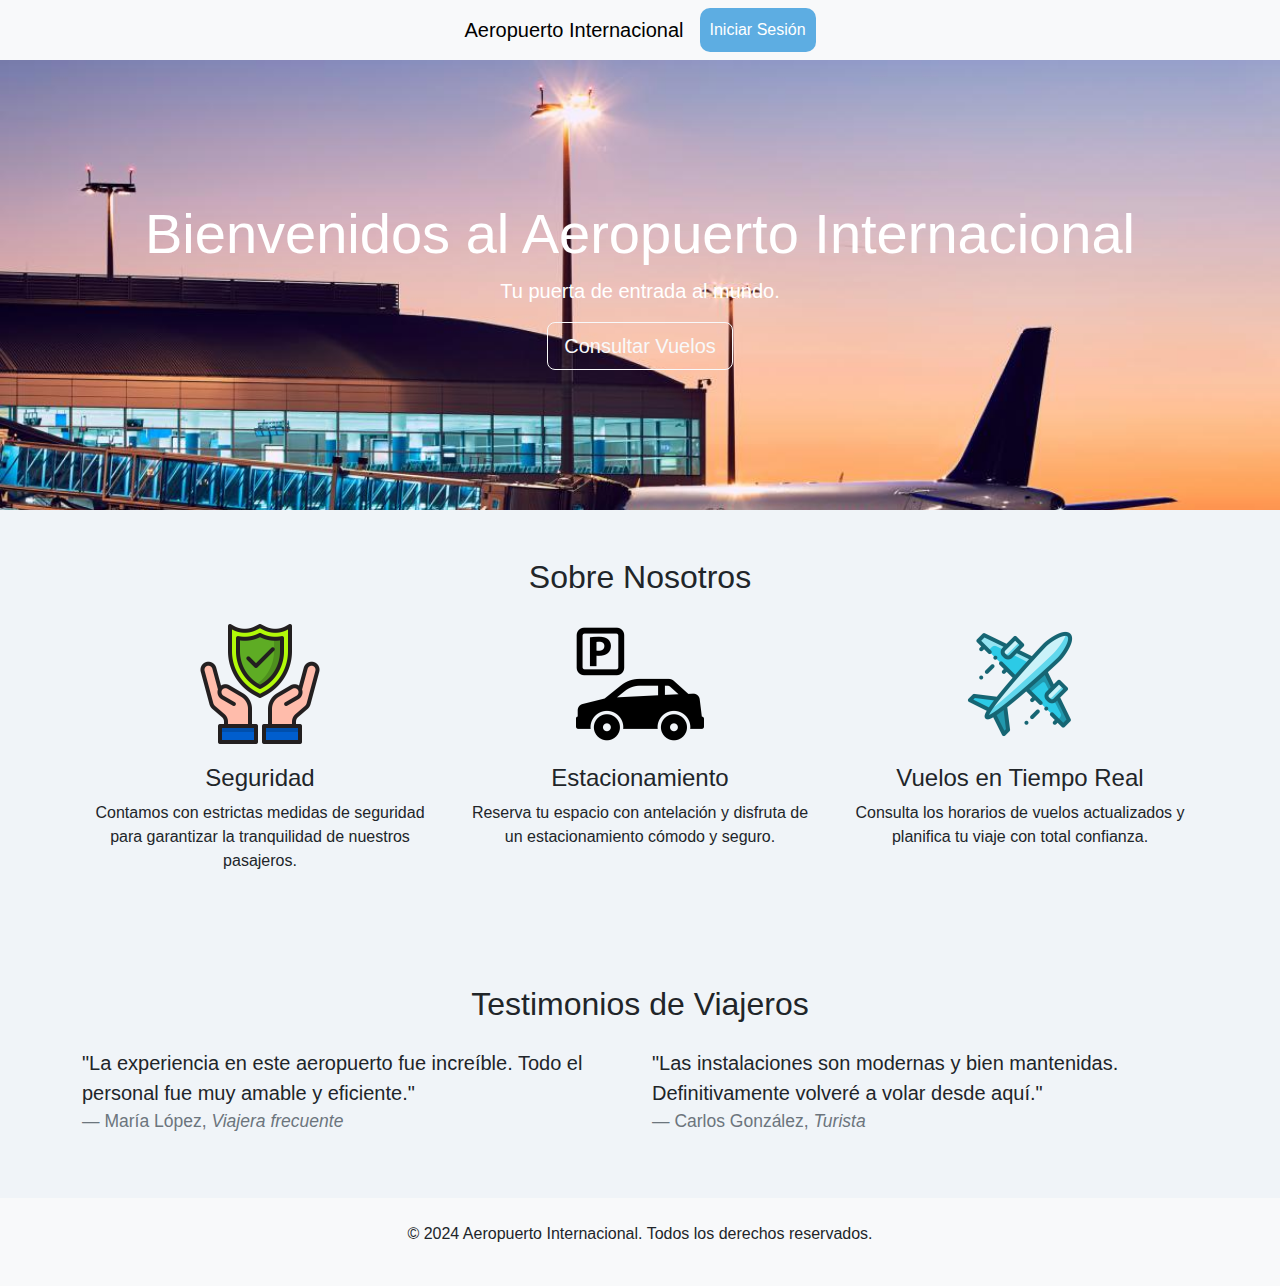
<file: pages/index.html>
<!DOCTYPE html>
<html lang="es">
<head>
    <meta charset="UTF-8">
    <meta name="viewport" content="width=device-width, initial-scale=1.0">
    <title>Aeropuerto Internacional</title>
    <link href="https://cdn.jsdelivr.net/npm/bootstrap@5.3.0-alpha3/dist/css/bootstrap.min.css" rel="stylesheet">
    <link rel="stylesheet" href="../styles/index.css">
</head>
<body>

    <!-- Navbar -->
    <nav class="navbar navbar-expand-lg navbar-light bg-light">
        <div class="container">
            <a class="navbar-brand" href="#">Aeropuerto Internacional</a>
            <div class="ml-auto">
                <a href="login.html" class="btn btn-primary">Iniciar Sesión</a>
            </div>
        </div>
    </nav>

    <!-- Hero Section -->
    <section class="hero-section d-flex align-items-center">
        <div class="container text-center">
            <h1 class="display-4 text-white">Bienvenidos al Aeropuerto Internacional</h1>
            <p class="lead text-white">Tu puerta de entrada al mundo.</p>
            <a href="consultavuelos.html" class="btn btn-outline-light btn-lg">Consultar Vuelos</a>
        </div>
    </section>

    <!-- Información del Aeropuerto -->
    <section class="info-section py-5">
        <div class="container">
            <h2 class="text-center mb-4">Sobre Nosotros</h2>
            <div class="row">
                <div class="col-md-4 text-center">
                    <img src="../resources/seguridad.png" alt="Seguridad" class="mb-3 imagen">
                    <h4>Seguridad</h4>
                    <p>Contamos con estrictas medidas de seguridad para garantizar la tranquilidad de nuestros pasajeros.</p>
                </div>
                <div class="col-md-4 text-center">
                    <img src="../resources/estacion.png" alt="Estacionamiento" class="mb-3 imagen">
                    <h4>Estacionamiento</h4>
                    <p>Reserva tu espacio con antelación y disfruta de un estacionamiento cómodo y seguro.</p>
                </div>
                <div class="col-md-4 text-center">
                    <img src="../resources/vuelo.png" alt="Vuelos en tiempo real" class="mb-3 imagen">
                    <h4>Vuelos en Tiempo Real</h4>
                    <p>Consulta los horarios de vuelos actualizados y planifica tu viaje con total confianza.</p>
                </div>
            </div>
        </div>
    </section>


    <!-- Testimonios de Viajeros -->
    <section class="testimonials-section py-5">
        <div class="container">
            <h2 class="text-center mb-4">Testimonios de Viajeros</h2>
            <div class="row">
                <div class="col-md-6">
                    <blockquote class="blockquote">
                        <p>"La experiencia en este aeropuerto fue increíble. Todo el personal fue muy amable y eficiente."</p>
                        <footer class="blockquote-footer">María López, <cite title="Fuente">Viajera frecuente</cite></footer>
                    </blockquote>
                </div>
                <div class="col-md-6">
                    <blockquote class="blockquote">
                        <p>"Las instalaciones son modernas y bien mantenidas. Definitivamente volveré a volar desde aquí."</p>
                        <footer class="blockquote-footer">Carlos González, <cite title="Fuente">Turista</cite></footer>
                    </blockquote>
                </div>
            </div>
        </div>
    </section>

    <!-- Footer -->
    <footer class="text-center py-4 bg-light">
        <p>&copy; 2024 Aeropuerto Internacional. Todos los derechos reservados.</p>
    </footer>

    <!-- Scripts -->
    <script src="https://cdn.jsdelivr.net/npm/bootstrap@5.3.0-alpha3/dist/js/bootstrap.bundle.min.js"></script>
</body>
</html>
</file>
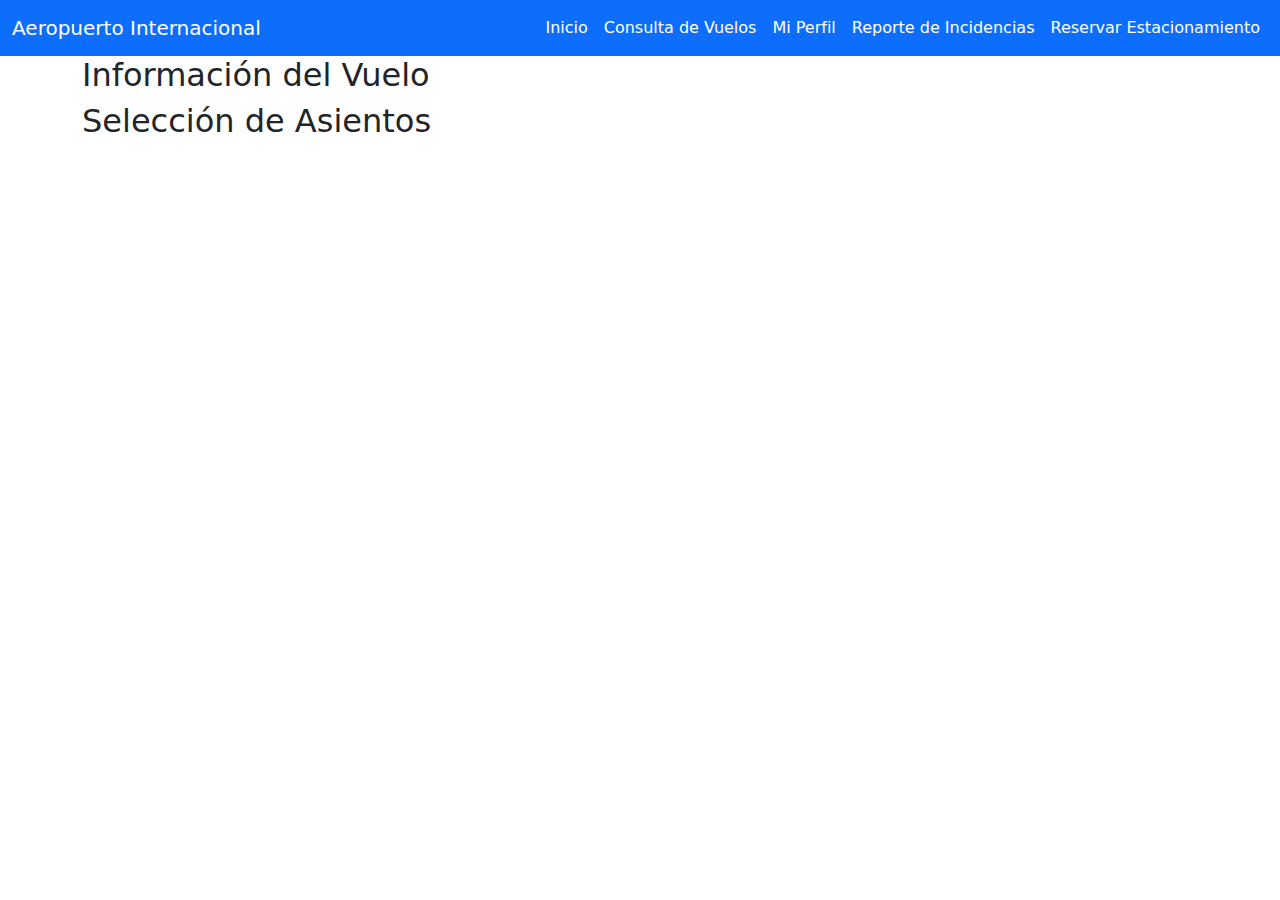
<file: pages/comprarvuelo.html>
<!DOCTYPE html>
<html lang="es">
<head>
    <meta charset="UTF-8">
    <meta name="viewport" content="width=device-width, initial-scale=1.0">
    <title>Comprar Vuelo</title>
    <link rel="stylesheet" href="../styles/header.css">
    <link rel="stylesheet" href="../styles/comprarvuelo.css">
    <link href="https://cdn.jsdelivr.net/npm/bootstrap@5.3.0-alpha1/dist/css/bootstrap.min.css" rel="stylesheet">

    <script src="../scripts/common.js"></script>
    <script src="../scripts/comprarvuelo.js" defer></script>
</head>
<body>
    <!-- Header -->
    <nav class="navbar navbar-expand-lg navbar-dark bg-primary">
        <div class="container-fluid">
            <a class="navbar-brand" href="#">Aeropuerto Internacional</a>
            <button class="navbar-toggler" type="button" data-bs-toggle="collapse" data-bs-target="#navbarNav" aria-controls="navbarNav" aria-expanded="false" aria-label="Toggle navigation">
                <span class="navbar-toggler-icon"></span>
            </button>
            <div class="collapse navbar-collapse" id="navbarNav">
                <ul class="navbar-nav ms-auto">
                    <li class="nav-item">
                        <a class="nav-link" href="index.html">Inicio</a>
                    </li>
                    <li class="nav-item">
                        <a class="nav-link" href="consultavuelos.html">Consulta de Vuelos</a>
                    </li>
                    <li class="nav-item">
                        <a class="nav-link" href="perfil.html">Mi Perfil</a>
                    </li>
                    <li class="nav-item">
                        <a class="nav-link" href="reporteincidencias.html">Reporte de Incidencias</a>
                    </li>
                    <li class="nav-item">
                        <a class="nav-link" href="reservarestacionamiento.html">Reservar Estacionamiento</a>
                    </li>
                </ul>
            </div>
        </div>
    </nav>

    <div class="container">
        <h2>Información del Vuelo</h2>
        <div id="info-vuelo"></div>

        <h2>Selección de Asientos</h2>
        <div id="asientos-container"></div>

        <div id="formulario-pago" style="display: none;">
            <h3>Información de Pago</h3>
            <form id="pago-form">
                <input type="text" id="nombre-tarjeta" placeholder="Nombre en la Tarjeta" required>
                <input type="number" id="numero-tarjeta" placeholder="Número de Tarjeta" required>
                <input type="text" id="fecha-expiracion" placeholder="Fecha de Expiración (MM/AA)" required>
                <input type="text" id="cvv" placeholder="CVV" required>
                <button type="submit">Comprar Ahora</button>
            </form>
        </div>
    </div>
</body>
</html>
</file>
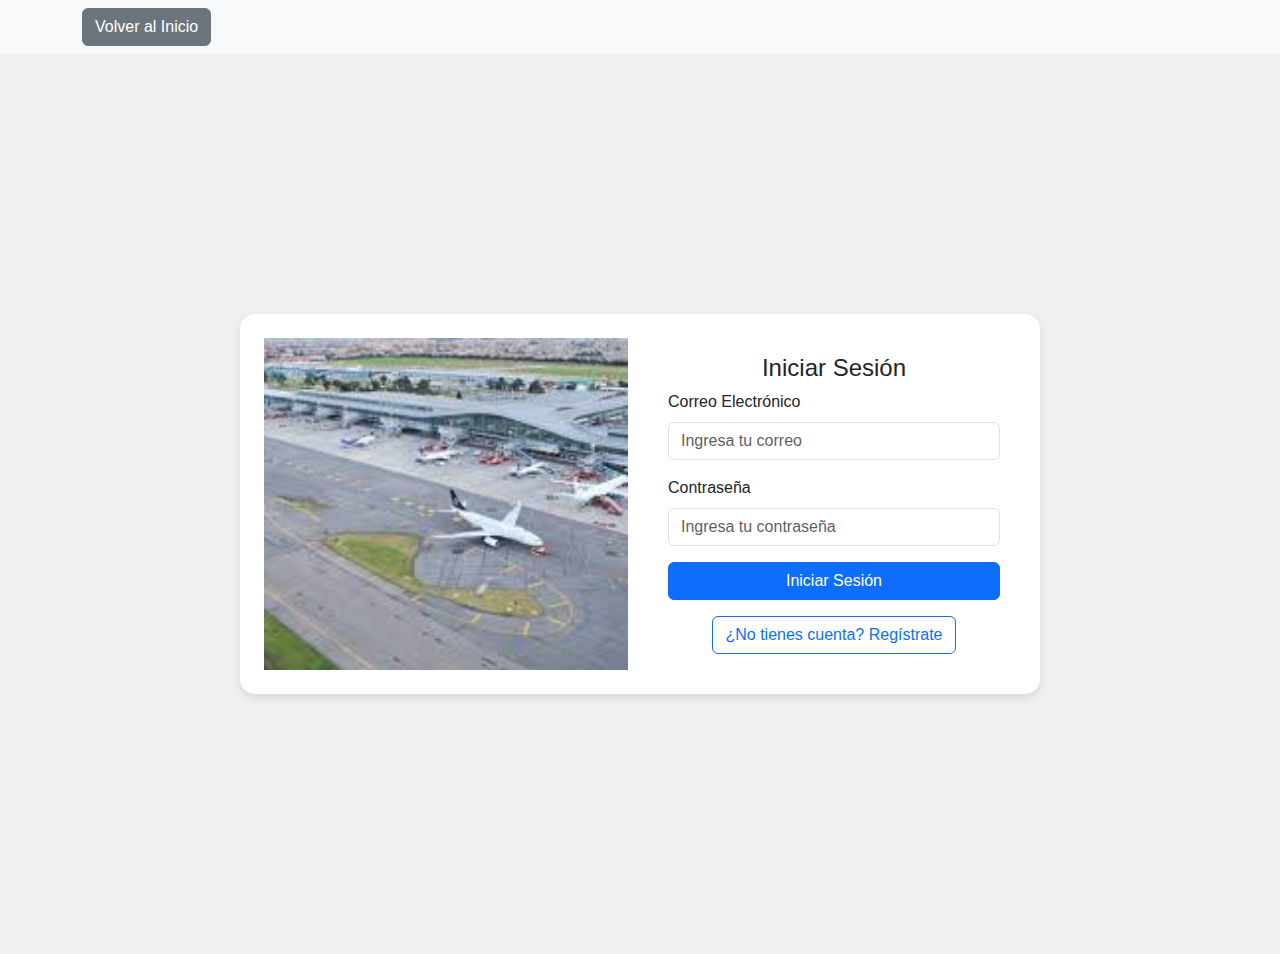
<file: pages/consultavuelos.html>
<!DOCTYPE html>
<html lang="es">
<head>
    <meta charset="UTF-8">
    <meta name="viewport" content="width=device-width, initial-scale=1.0">
    <title>Consultar Vuelos</title>
    <link rel="stylesheet" href="../styles/header.css">
    <link rel="stylesheet" href="../styles/consultavuelos.css">
    <link href="https://cdn.jsdelivr.net/npm/bootstrap@5.3.0-alpha1/dist/css/bootstrap.min.css" rel="stylesheet">

    <script src="../scripts/common.js"></script>
    <script src="../scripts/consultavuelos.js" defer></script>
</head>
<body>

    <!-- Header -->

    <!-- Header con navegación -->
    <nav class="navbar navbar-expand-lg navbar-dark bg-primary">
        <div class="container-fluid">
            <a class="navbar-brand" href="#">Aeropuerto Internacional</a>
            <button class="navbar-toggler" type="button" data-bs-toggle="collapse" data-bs-target="#navbarNav" aria-controls="navbarNav" aria-expanded="false" aria-label="Toggle navigation">
                <span class="navbar-toggler-icon"></span>
            </button>
            <div class="collapse navbar-collapse" id="navbarNav">
                <ul class="navbar-nav ms-auto">
                    <li class="nav-item">
                        <a class="nav-link" href="index.html">Inicio</a>
                    </li>
                    <li class="nav-item">
                        <a class="nav-link" href="consultavuelos.html">Consulta de Vuelos</a>
                    </li>
                    <li class="nav-item">
                        <a class="nav-link" href="perfil.html">Mi Perfil</a>
                    </li>
                    <li class="nav-item">
                        <a class="nav-link" href="reporteincidencias.html">Reporte de Incidencias</a>
                    </li>
                    <li class="nav-item">
                        <a class="nav-link" href="reservarestacionamiento.html">Reservar Estacionamiento</a>
                    </li>
                </ul>
            </div>
        </div>
    </nav>
    <!-- Hero Section -->
    <section class="hero">
        <div class="hero-content">
            <h2>Encuentra tu próximo vuelo</h2>
            <div class="selectors">
                <select id="selector-origen">
                    <option value="">Selecciona Origen</option>
                </select>
                <select id="selector-destino">
                    <option value="">Selecciona Destino</option>
                </select>
                <input type="date" id="fecha-salida" />
                <button id="btn-buscar">Buscar</button>
            </div>
        </div>
    </section>


    <div class="mainContainer">
    <!-- Container for Vuelos -->
    <div id="vuelos-container" class="vuelos-container">
        <h2>Vuelos Disponibles</h2>
        <div id="vuelos-list" class="vuelos-list"></div>
    </div>

    <!-- Información del usuario -->
    <aside class="info-usuario">
        <h3>Información del Usuario</h3>
        <p><strong>Nombre:</strong> <span id="nombre-usuario"></span></p>
        <p><strong>Correo:</strong> <span id="correo-usuario"></span></p>
    </aside>
</div>
</body>
</html>
</file>
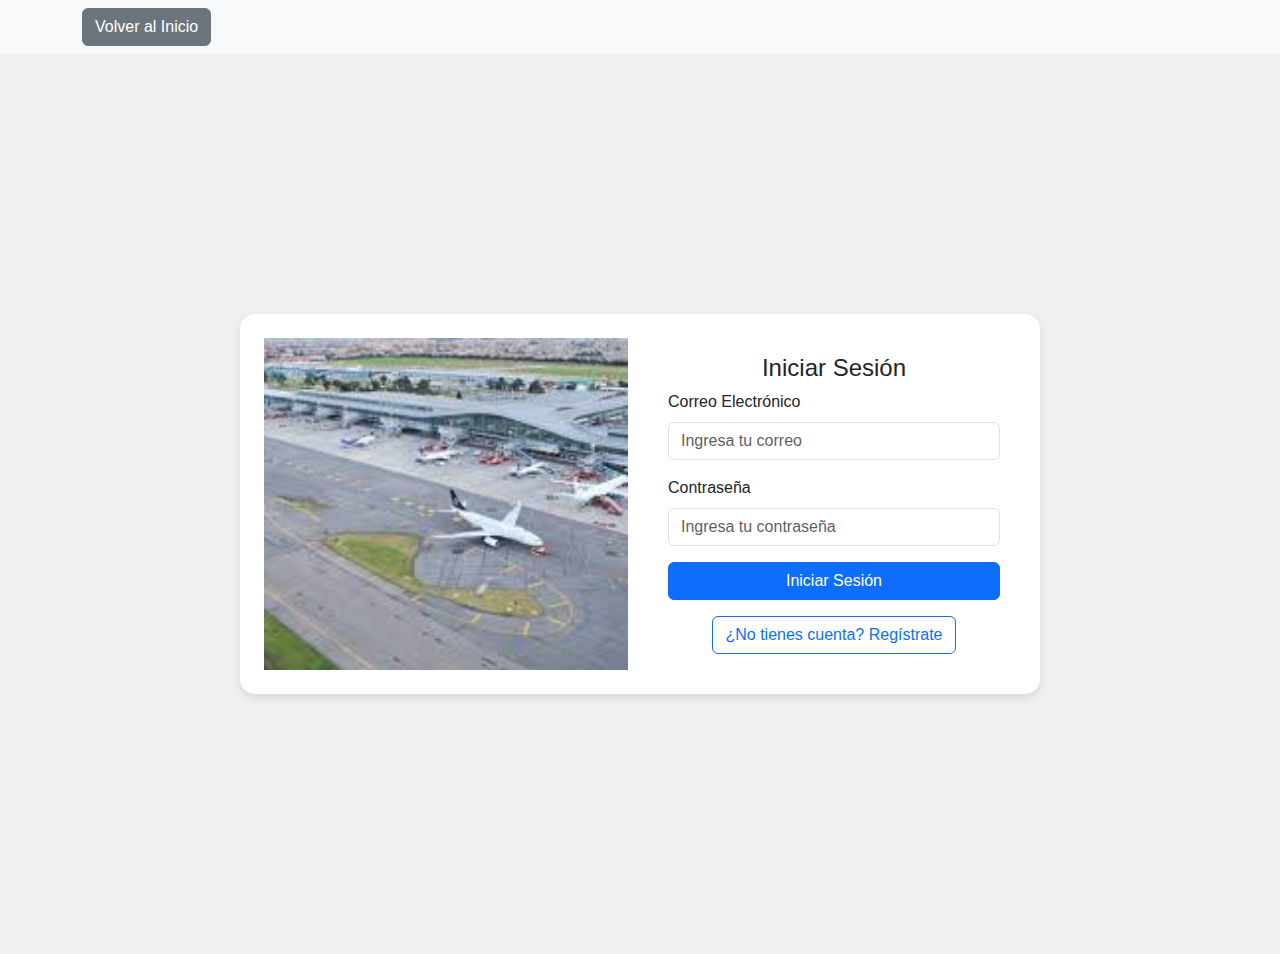
<file: pages/login.html>
<!DOCTYPE html>
<html lang="es">
  <head>
    <meta charset="UTF-8" />
    <meta name="viewport" content="width=device-width, initial-scale=1.0" />
    <title>Login - Aeropuerto Internacional</title>
    <link
      href="https://cdn.jsdelivr.net/npm/bootstrap@5.3.0-alpha3/dist/css/bootstrap.min.css"
      rel="stylesheet"
    />
    <link rel="stylesheet" href="../styles/login.css" />
  </head>
  <body>
    <!-- Botón Volver al Inicio -->
    <nav class="navbar navbar-light bg-light">
      <div class="container">
        <a href="index.html" class="btn btn-secondary">Volver al Inicio</a>
      </div>
    </nav>

    <!-- Sección de Login/Registro -->
    <div
      class="container d-flex justify-content-center align-items-center vh-100"
    >
      <div class="card login-card p-4">
        <div class="row no-gutters">
          <div class="col-md-6">
            <img
              src="../resources/aeropuerto2.jpeg"
              alt="Aeropuerto"
              class="img-fluid left-image"
            />
          </div>
          <div class="col-md-6">
            <div class="card-body">
              <h4 class="card-title text-center" id="form-title">
                Iniciar Sesión
              </h4>

              <!-- Formulario de Inicio de Sesión -->
              <form id="login-form">
                <div class="mb-3">
                  <label for="email" class="form-label"
                    >Correo Electrónico</label
                  >
                  <input
                    type="email"
                    class="form-control"
                    id="email"
                    placeholder="Ingresa tu correo"
                    required
                  />
                </div>
                <div class="mb-3">
                  <label for="password" class="form-label">Contraseña</label>
                  <input
                    type="password"
                    class="form-control"
                    id="password"
                    placeholder="Ingresa tu contraseña"
                    required
                  />
                </div>
                <button
                  type="submit"
                  class="btn btn-primary w-100"
                  id="login-btn"
                >
                  Iniciar Sesión
                </button>
              </form>

              <!-- Formulario de Registro (Oculto por defecto) -->
              <form id="register-form" class="d-none">
                <div class="mb-3">
                  <label for="name" class="form-label">Nombre Completo</label>
                  <input type="text" class="form-control" id="name" required />
                </div>
                <div class="mb-3">
                  <label for="register-email" class="form-label"
                    >Correo Electrónico</label
                  >
                  <input
                    type="email"
                    class="form-control"
                    id="register-email"
                    required
                  />
                </div>
                <div class="mb-3">
                  <label for="register-password" class="form-label"
                    >Contraseña</label
                  >
                  <input
                    type="password"
                    class="form-control"
                    id="register-password"
                    required
                  />
                </div>
                <button type="submit" class="btn btn-success w-100">
                  Registrarse
                </button>
              </form>

              <!-- Botón para Cambiar de Formulario -->
              <div class="text-center mt-3">
                <button id="toggle-btn" class="btn btn-outline-primary">
                  ¿No tienes cuenta? Regístrate
                </button>
              </div>
            </div>
          </div>
        </div>
      </div>
    </div>

    <!-- Scripts -->
    <script src="../scripts/common.js"></script>
    <script src="../scripts/login.js"></script>

    <script src="https://cdn.jsdelivr.net/npm/bootstrap@5.3.0-alpha3/dist/js/bootstrap.bundle.min.js"></script>
  </body>
</html>
</file>
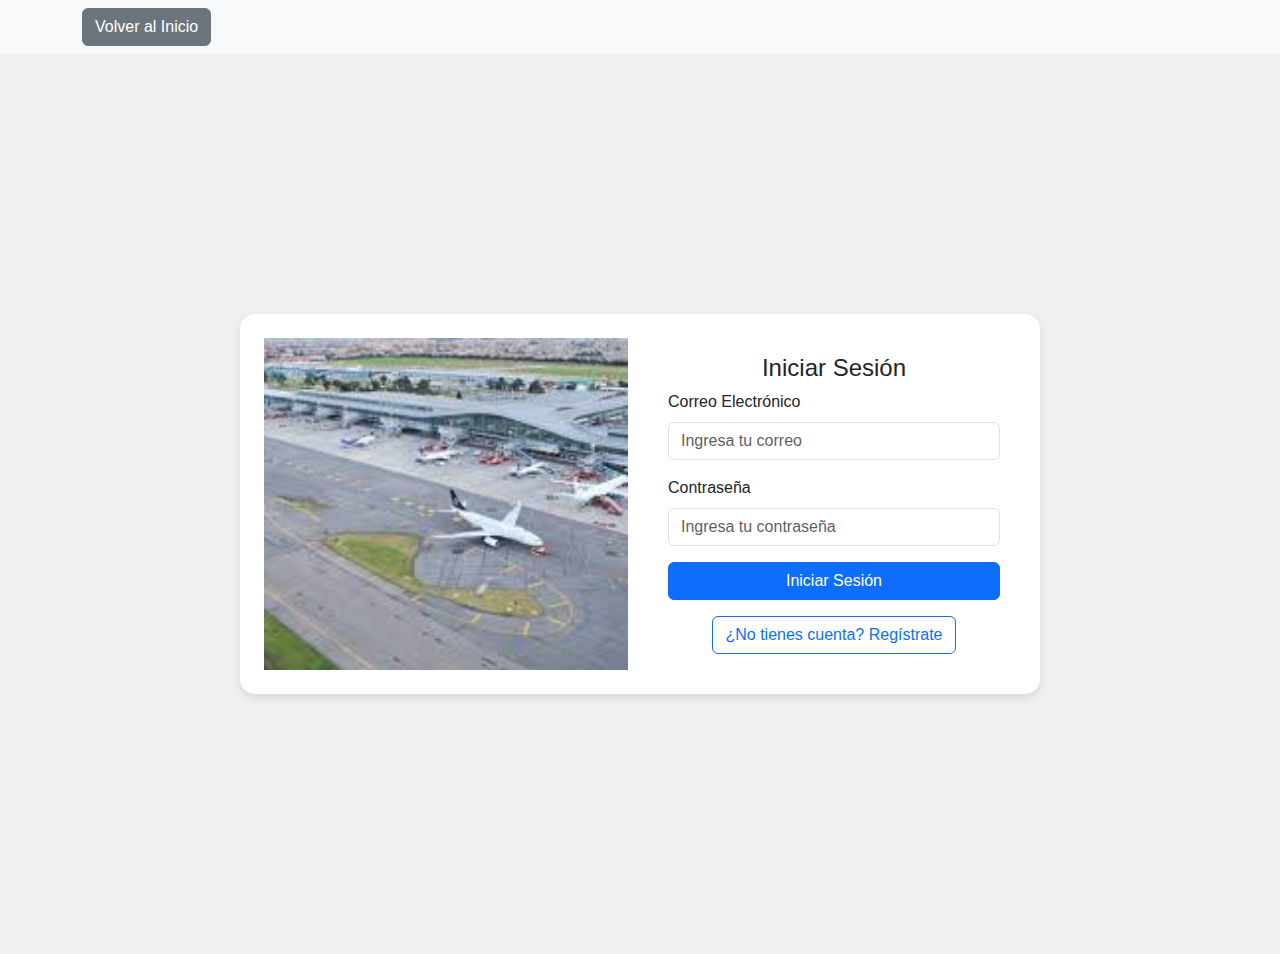
<file: pages/perfil.html>
<!DOCTYPE html>
<html lang="es">
<head>
    <meta charset="UTF-8">
    <meta name="viewport" content="width=device-width, initial-scale=1.0">
    <title>Perfil del Usuario</title>
    <link href="https://cdn.jsdelivr.net/npm/bootstrap@5.3.0-alpha1/dist/css/bootstrap.min.css" rel="stylesheet">
    <link rel="stylesheet" href="../styles/perfil.css">
    <link rel="stylesheet" href="../styles/header.css"> 
</head>
<body>
    <!-- Header con navegación -->
    <nav class="navbar navbar-expand-lg navbar-dark bg-primary">
        <div class="container-fluid">
            <a class="navbar-brand" href="#">Aeropuerto Internacional</a>
            <button class="navbar-toggler" type="button" data-bs-toggle="collapse" data-bs-target="#navbarNav" aria-controls="navbarNav" aria-expanded="false" aria-label="Toggle navigation">
                <span class="navbar-toggler-icon"></span>
            </button>
            <div class="collapse navbar-collapse" id="navbarNav">
                <ul class="navbar-nav ms-auto">
                    <li class="nav-item">
                        <a class="nav-link" href="index.html">Inicio</a>
                    </li>
                    <li class="nav-item">
                        <a class="nav-link" href="consultavuelos.html">Consulta de Vuelos</a>
                    </li>
                    <li class="nav-item">
                        <a class="nav-link" href="perfil.html">Mi Perfil</a>
                    </li>
                    <li class="nav-item">
                        <a class="nav-link" href="reporteincidencias.html">Reporte de Incidencias</a>
                    </li>
                    <li class="nav-item">
                        <a class="nav-link" href="reservarestacionamiento.html">Reservar Estacionamiento</a>
                    </li>
                </ul>
            </div>
        </div>
    </nav>

    <!-- Contenedor Principal -->
    <div class="container mt-5">
        <h1 class="text-center text-primary">Perfil del Usuario</h1>
        <div class="row">
            <div class="col-md-6">
                <h3 class="text-primary">Información del Usuario</h3>
                <p><strong>Nombre:</strong> <span id="nombre-usuario"></span></p>
                <p><strong>Correo:</strong> <span id="correo-usuario"></span></p>
            </div>
            <div class="col-md-6 text-end">
                <button id="btn-nueva-reserva" class="btn btn-outline-primary me-2">Nueva Reserva</button>
                <button id="btn-comprar-vuelo" class="btn btn-outline-primary">Comprar Vuelo</button>
                <button id="btn-panel-admin" class="btn btn-outline-primary oculto">Panel Administrador</button>

            </div>
        </div>

        <div class="row mt-5">
            <div class="col-md-6">
                <h3 class="text-primary">Reservas de Estacionamiento</h3>
                <div id="reservas-estacionamiento" class="mt-3"></div>
            </div>
            <div class="col-md-6">
                <h3 class="text-primary">Reservas de Vuelos</h3>
                <ul id="reservas-vuelos" class="list-group mt-3"></ul>
            </div>
        </div>
    </div>
    <script src="../scripts/common.js"></script>
    <script src="../scripts/perfil.js"></script>
</body>
</html>
</file>
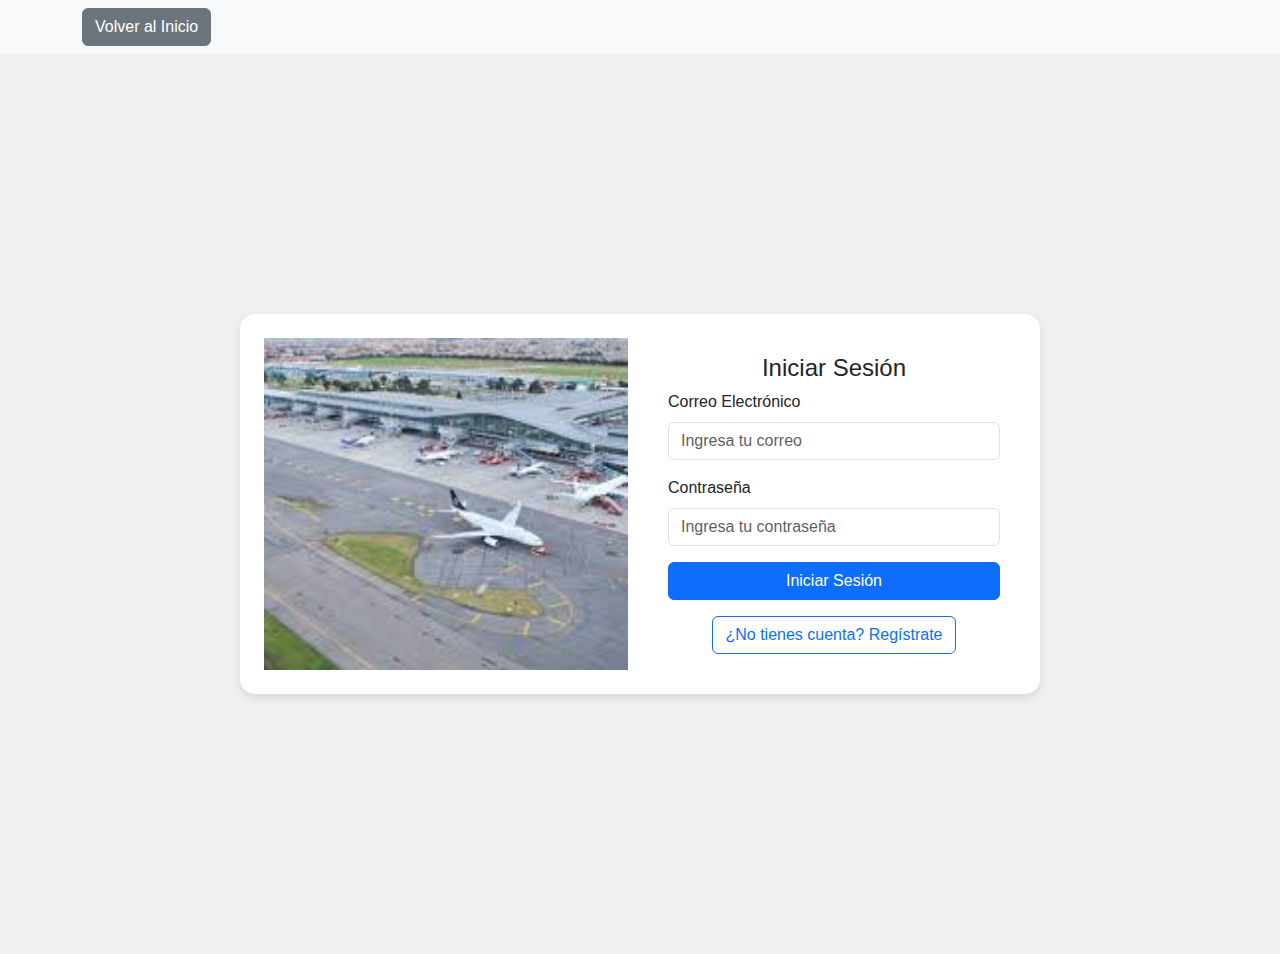
<file: pages/reporteincidencias.html>
<!DOCTYPE html>
<html lang="es">
<head>
    <meta charset="UTF-8">
    <meta name="viewport" content="width=device-width, initial-scale=1.0">
    <title>Reporte de Incidencias</title>
    <link href="https://cdn.jsdelivr.net/npm/bootstrap@5.3.0-alpha1/dist/css/bootstrap.min.css" rel="stylesheet">
    <link rel="stylesheet" href="../styles/header.css">
    <link rel="stylesheet" href="../styles/reporteincidencias.css">

</head>
<body>
 <!-- Header con navegación -->
 <nav class="navbar navbar-expand-lg navbar-dark bg-primary">
    <div class="container-fluid">
        <a class="navbar-brand" href="#">Aeropuerto Internacional</a>
        <button class="navbar-toggler" type="button" data-bs-toggle="collapse" data-bs-target="#navbarNav" aria-controls="navbarNav" aria-expanded="false" aria-label="Toggle navigation">
            <span class="navbar-toggler-icon"></span>
        </button>
        <div class="collapse navbar-collapse" id="navbarNav">
            <ul class="navbar-nav ms-auto">
                <li class="nav-item">
                    <a class="nav-link" href="index.html">Inicio</a>
                </li>
                <li class="nav-item">
                    <a class="nav-link" href="consultavuelos.html">Consulta de Vuelos</a>
                </li>
                <li class="nav-item">
                    <a class="nav-link" href="perfil.html">Mi Perfil</a>
                </li>
                <li class="nav-item">
                    <a class="nav-link" href="reporteincidencias.html">Reporte de Incidencias</a>
                </li>
                <li class="nav-item">
                    <a class="nav-link" href="reservarestacionamiento.html">Reservar Estacionamiento</a>
                </li>
            </ul>
        </div>
    </div>
</nav>

    <main class="container">
        <h1>Reporte de Incidencias</h1>
        <div class="form-container">
            <h2>Enviar un nuevo reporte</h2>
            <form id="form-reporte">
                <textarea id="comentario" placeholder="Escribe tu comentario aquí..." required></textarea>
                <button type="submit">Enviar Reporte</button>
            </form>
        </div>

        <div class="reportes-anteriores">
            <h2>Reportes Anteriores</h2>
            <ul id="lista-reportes">
                <!-- Aquí se cargarán los reportes anteriores del usuario -->
            </ul>
        </div>
    </main>
    <script src="../scripts/common.js"></script>
    <script src="../scripts/reporteincidencias.js" defer></script>
</body>
</html>
</file>
<file: styles/index.css>
/* Estilos generales */
.imagen{width: 10vw; height: 10vw;}
.hero-section{
    background-image: url('../resources/aeropuerto.jpeg');
    background-size: cover;
    height: 50vh;
    display: flex !important;
    justify-content: center !important;
    align-content: center !important;
    align-items: center !important;

}
.container{
    height: 100%;
    justify-content: center !important;
    align-content: center !important;
    align-items: center !important;
}
body {
    font-family: 'Arial', sans-serif;
    background-color: #f0f4f8;
}

/* Estilos para el Login Card */
.login-card {
    max-width: 900px;
    width: 100%;
    border: none;
    border-radius: 20px;
    box-shadow: 0 10px 20px rgba(0, 0, 0, 0.1);
    overflow: hidden;
    background-color: #ffffff;
    padding: 30px;
}

/* Estilos para las imágenes */
.left-image {
    width: 100%;
    height: 100%;
    object-fit: cover;
    border-top-left-radius: 20px;
    border-bottom-left-radius: 20px;
}

/* Estilo del formulario y botones */
.form-control {
    border-radius: 10px;
    border: 1px solid #d1d9e6;
}

.form-control:focus {
    box-shadow: none;
    border-color: #5dade2;
}

.btn-primary {
    background-color: #5dade2;
    border: none;
    border-radius: 10px;
    padding: 10px;
}

.btn-success {
    background-color: #2e86c1;
    border: none;
    border-radius: 10px;
    padding: 10px;
}

.btn-primary:hover, .btn-success:hover {
    background-color: #21618c;
}

.btn-link {
    color: #2e86c1;
    font-size: 14px;
}

/* Estilo para la animación de cambio */
.fade-in {
    animation: fadeIn 0.5s ease-in-out;
}

@keyframes fadeIn {
    0% {
        opacity: 0;
        transform: translateX(100%);
    }
    100% {
        opacity: 1;
        transform: translateX(0);
    }
}

.fade-out {
    animation: fadeOut 0.5s ease-in-out;
}

@keyframes fadeOut {
    0% {
        opacity: 1;
        transform: translateX(0);
    }
    100% {
        opacity: 0;
        transform: translateX(-100%);
    }
}

/* Ajustes para pantalla completa */
html, body {
    height: 100%;
}

.container {
    height: 100%;
}

.login-card .card-body {
    padding: 20px;
}
</file>
<file: styles/header.css>
/* Estilos del Header */
.navbar {
    background-color: #0056b3;
    padding: 15px;
}

.nav-link {
    color: white !important;
    font-weight: bold;
    padding: 10px 20px;
}

.navbar-brand {
    color: white !important;
    font-size: 1.5rem;
}
</file>
<file: styles/comprarvuelo.css>
.fila-asientos {
    display: flex;
    justify-content: center;
    align-items: center;
    margin: 10px 0;
}

.asiento {
    width: 50px;
    height: 50px;
    border: 1px solid #ccc;
    margin: 0 5px;
    display: flex;
    justify-content: center;
    align-items: center;
    cursor: pointer;
}

.ocupado {
    background-color: red;
    pointer-events: none; /* Desactivar clics en asientos ocupados */
}

.disponible {
    background-color: green;
}

.pasillo {
    width: 20px; /* Ancho del pasillo */
    height: 50px;
    background-color: #eaeaea;
    margin: 0 5px;
}
</file>
<file: styles/consultavuelos.css>
body {
    font-family: Arial, sans-serif;
    background-color: #f8f9fa;
    margin: 0;
    padding: 0;
}

header {
    background-color: #007bff;
    color: white;
    padding: 15px;
    text-align: center;
}

.hero {
    background-image: url('../resources/playa.jpg'); /* Cambia esto por tu imagen */
    background-size: cover;
    background-position: center;
    padding: 50px 20px;
    color: white;
    text-align: center;
}

.hero-content{
    background-color: rgba(0, 0, 0, 0.369);
    padding: 2vw;
    width: 50%;
    margin-left: auto;
    margin-right: auto;
    border-radius: 30px;

}

.hero-content h2 {
    font-size: 2.5em;
    margin-bottom: 20px;
}

.selectors {
    display: flex;
    justify-content: center;
    gap: 10px;
}

.selectors select,
.selectors input {
    padding: 10px;
    border: none;
    border-radius: 5px;
}

.selectors button {
    padding: 10px 20px;
    border: none;
    border-radius: 5px;
    background-color: #28a745;
    color: white;
    cursor: pointer;
}

.selectors button:hover {
    background-color: #218838;
}

.vuelos-container {
    padding: 20px;
}

.vuelos-list {
    display: flex;
    flex-wrap: wrap;
    gap: 20px;
}

.card {
    background: white;
    border-radius: 10px;
    padding: 15px;
    box-shadow: 0 2px 10px rgba(0, 0, 0, 0.1);
    width: 300px;
}

.card img {
    width: 100%;
    height: auto;
    border-radius: 10px;
}

.info-usuario {
    background-color: #f1f1f1;
    padding: 20px;
    margin-top: 20px;
    border-radius: 5px;
    box-shadow: 0 2px 10px rgba(0, 0, 0, 0.1);
    margin-left: auto;
}
.mainContainer{
    display: flex;
}

.btn-comprar{
    border: none;
    background-color: #007bff;
    font-weight: bolder;
    color: white;
    border-radius: 20px;
    padding: 5px;    
}

.vuelos-list{display: 	flex;}
.vuelos-container{
    width: 100%;
}

.vuelos-container h2{
    margin-right: auto;
    margin-left: auto;
    color: #007bff;
    font-weight: bolder;
    font-size: 40px;
    text-align: center;
    width: 100%;
}
</file>
<file: styles/login.css>
/* Estilos generales */
body {
    font-family: 'Arial', sans-serif;
    background-color: #f0f0f0;
}

/* Estilos para el Login Card */
.login-card {
    max-width: 800px;
    width: 100%;
    border: none;
    border-radius: 15px;
    box-shadow: 0 4px 8px rgba(0, 0, 0, 0.1);
    overflow: hidden;
}

/* Estilos para las imágenes */
.left-image, .right-image {
    width: 100%;
    height: 100%;
    object-fit: cover;
}

/* Estilo para la animación de cambio */
.fade-in {
    animation: fadeIn 0.5s ease-in-out;
}

@keyframes fadeIn {
    0% {
        opacity: 0;
        transform: translateX(100%);
    }
    100% {
        opacity: 1;
        transform: translateX(0);
    }
}

.fade-out {
    animation: fadeOut 0.5s ease-in-out;
}

@keyframes fadeOut {
    0% {
        opacity: 1;
        transform: translateX(0);
    }
    100% {
        opacity: 0;
        transform: translateX(-100%);
    }
}
</file>
<file: styles/perfil.css>
body {
    background-color: #f0f8ff;
    font-family: 'Arial', sans-serif;
}

.navbar {
    background-color: #0056b3;
    padding: 15px;
}

.nav-link {
    color: white !important;
    font-weight: bold;
    padding: 10px 20px;
}

.navbar-brand {
    color: white !important;
    font-size: 1.5rem;
}

h1, h3 {
    color: #0056b3;
}

.btn-outline-primary {
    border-color: #0056b3;
    color: #0056b3;
    transition: 0.3s;
}

.btn-outline-primary:hover {
    background-color: #0056b3;
    color: white;
}

.container {
    margin-top: 50px;
}

.card {
    border: 1px solid #0056b3;
    border-radius: 10px;
    background-color: #ffffff;
    box-shadow: 0 4px 8px rgba(0, 0, 0, 0.1);
}

.card-title {
    color: #0056b3;
    font-weight: bold;
}

.card-text {
    font-size: 1rem;
    color: #333;
}

#reservas-estacionamiento .card,
#reservas-vuelos .list-group-item {
    background-color: #f8f9fa;
    padding: 15px;
    margin-bottom: 20px;
}

.list-group-item {
    border: 1px solid #0056b3;
    border-radius: 8px;
}
.oculto {display: none;}
</file>
<file: styles/reporteincidencias.css>
body {
    font-family: Arial, sans-serif;
    background-color: #f4f4f4;
    color: #333;
}

header {
    background-color: #007bff;
    padding: 10px 0;
}

nav ul {
    list-style: none;
    display: flex;
    justify-content: center;
}

nav ul li {
    margin: 0 15px;
}

nav ul li a {
    color: white;
    text-decoration: none;
}

.container {
    max-width: 800px;
    margin: 20px auto;
    padding: 20px;
    background-color: white;
    border-radius: 5px;
    box-shadow: 0 2px 10px rgba(0, 0, 0, 0.1);
}

.form-container {
    margin-bottom: 30px;
}

textarea {
    width: 100%;
    height: 100px;
    padding: 10px;
    border-radius: 5px;
    border: 1px solid #ccc;
    margin-bottom: 10px;
}

button {
    background-color: #007bff;
    color: white;
    border: none;
    padding: 10px 15px;
    border-radius: 5px;
    cursor: pointer;
}

button:hover {
    background-color: #0056b3;
}

.reportes-anteriores {
    border-top: 1px solid #ccc;
    padding-top: 20px;
}

.reportes-anteriores ul {
    list-style-type: none;
    padding: 0;
}

.reportes-anteriores li {
    background-color: #f8f9fa;
    padding: 10px;
    margin: 5px 0;
    border-radius: 5px;
}
</file>
